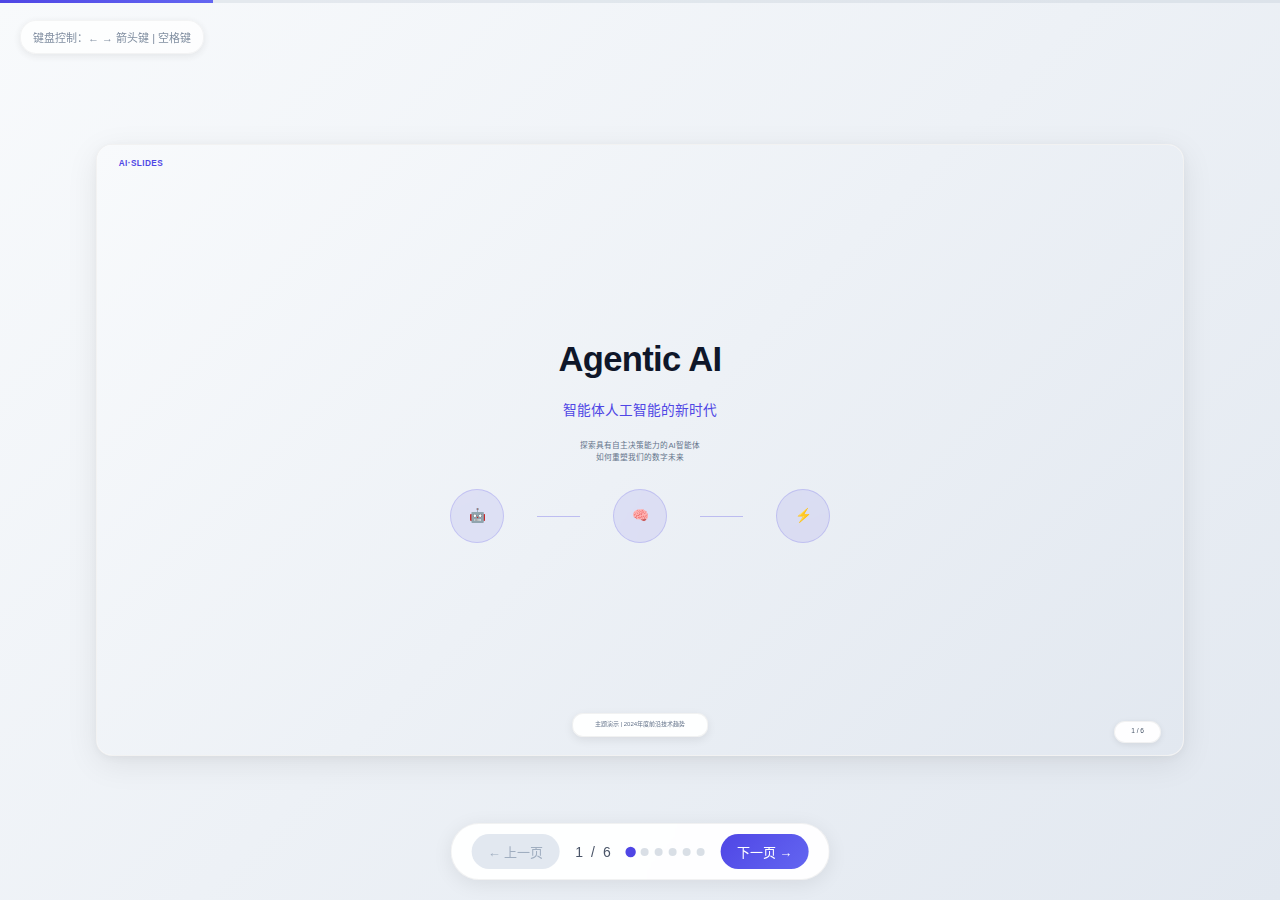
<file: demo/index.html>
<!DOCTYPE html>
<html lang="zh-CN">

<head>
    <meta charset="UTF-8">
    <meta name="viewport" content="width=device-width, initial-scale=1.0">
    <title>Agentic AI - 智能体人工智能演示</title>
    <style>
        * {
            margin: 0;
            padding: 0;
            box-sizing: border-box;
        }

        body {
            font-family: 'Inter', 'Segoe UI', -apple-system, BlinkMacSystemFont, sans-serif;
            background: linear-gradient(135deg, #f8fafc 0%, #e2e8f0 100%);
            color: #2d3748;
            overflow: hidden;
        }

        .viewer-container {
            width: 100vw;
            height: 100vh;
            position: relative;
            display: flex;
            align-items: center;
            justify-content: center;
            padding: 30px;
            transition: all 0.5s cubic-bezier(0.4, 0, 0.2, 1);
        }

        .slide-frame {
            width: min(85vw, calc(78vh * 16/9));
            height: min(78vh, calc(85vw * 9/16));
            border: none;
            border-radius: 16px;
            box-shadow: 0 8px 32px rgba(0, 0, 0, 0.08), 0 2px 8px rgba(0, 0, 0, 0.04);
            transition: all 0.5s cubic-bezier(0.4, 0, 0.2, 1);
            background: white;
            border: 1px solid rgba(0, 0, 0, 0.05);
        }

        .slide-frame:hover {
            box-shadow: 0 12px 40px rgba(0, 0, 0, 0.12), 0 4px 12px rgba(0, 0, 0, 0.06);
        }

        .navigation {
            position: fixed;
            bottom: 20px;
            left: 50%;
            transform: translateX(-50%);
            display: flex;
            align-items: center;
            gap: 16px;
            background: rgba(255, 255, 255, 0.95);
            padding: 10px 20px;
            border-radius: 40px;
            backdrop-filter: blur(20px);
            box-shadow: 0 4px 20px rgba(0, 0, 0, 0.08);
            border: 1px solid rgba(0, 0, 0, 0.05);
            z-index: 1000;
            transition: all 0.3s ease;
        }

        .nav-button {
            background: linear-gradient(135deg, #4f46e5 0%, #6366f1 100%);
            border: none;
            color: white;
            padding: 8px 16px;
            border-radius: 20px;
            cursor: pointer;
            font-size: 13px;
            font-weight: 500;
            transition: all 0.3s ease;
            display: flex;
            align-items: center;
            gap: 6px;
        }

        .nav-button:hover {
            transform: translateY(-1px);
            box-shadow: 0 4px 12px rgba(79, 70, 229, 0.3);
        }

        .nav-button:disabled {
            background: #e2e8f0;
            color: #a0aec0;
            cursor: not-allowed;
            transform: none;
            box-shadow: none;
        }

        .page-indicator {
            display: flex;
            align-items: center;
            gap: 8px;
            color: #4a5568;
            font-weight: 500;
            font-size: 14px;
        }

        .page-dots {
            display: flex;
            gap: 6px;
        }

        .page-dot {
            width: 8px;
            height: 8px;
            border-radius: 50%;
            background: rgba(160, 174, 192, 0.4);
            transition: all 0.3s ease;
            cursor: pointer;
        }

        .page-dot.active {
            background: #4f46e5;
            transform: scale(1.3);
        }



        .progress-bar {
            position: fixed;
            top: 0;
            left: 0;
            width: 100%;
            height: 3px;
            background: rgba(160, 174, 192, 0.2);
            z-index: 1000;
        }

        .progress-fill {
            height: 100%;
            background: linear-gradient(90deg, #4f46e5 0%, #6366f1 100%);
            width: 20%;
            transition: width 0.3s ease;
        }

        .loading {
            position: absolute;
            top: 50%;
            left: 50%;
            transform: translate(-50%, -50%);
            color: #4f46e5;
            font-size: 1rem;
        }

        .keyboard-hint {
            position: fixed;
            top: 20px;
            left: 20px;
            background: rgba(255, 255, 255, 0.9);
            color: #64748b;
            padding: 8px 12px;
            border-radius: 16px;
            font-size: 11px;
            opacity: 0.8;
            z-index: 1000;
            box-shadow: 0 2px 8px rgba(0, 0, 0, 0.1);
            border: 1px solid rgba(0, 0, 0, 0.05);
        }
    </style>
</head>

<body>
    <div class="progress-bar">
        <div class="progress-fill" id="progressFill"></div>
    </div>

    <div class="keyboard-hint">
        键盘控制：← → 箭头键 | 空格键
    </div>



    <div class="viewer-container">
        <iframe id="slideFrame" class="slide-frame" src="pages/01/index.html" title="幻灯片内容">
        </iframe>
        <div class="loading" id="loading" style="display: none;">加载中...</div>
    </div>

    <div class="navigation">
        <button class="nav-button" id="prevBtn" title="上一页">
            ← 上一页
        </button>

        <div class="page-indicator">
            <span id="currentPage">1</span>
            <span>/</span>
            <span id="totalPages">6</span>
        </div>

        <div class="page-dots" id="pageDots"></div>

        <button class="nav-button" id="nextBtn" title="下一页">
            下一页 →
        </button>
    </div>

    <script>
        class SlideViewer {
            constructor() {
                this.currentSlide = 1;
                this.totalSlides = 6;
                this.slideFrame = document.getElementById('slideFrame');
                this.prevBtn = document.getElementById('prevBtn');
                this.nextBtn = document.getElementById('nextBtn');
                this.currentPageSpan = document.getElementById('currentPage');
                this.progressFill = document.getElementById('progressFill');
                this.pageDots = document.getElementById('pageDots');

                this.loading = document.getElementById('loading');

                this.init();
            }

            init() {
                this.createPageDots();
                this.bindEvents();
                this.updateUI();
            }

            createPageDots() {
                for (let i = 1; i <= this.totalSlides; i++) {
                    const dot = document.createElement('div');
                    dot.className = 'page-dot';
                    if (i === this.currentSlide) dot.classList.add('active');
                    dot.addEventListener('click', () => this.goToSlide(i));
                    this.pageDots.appendChild(dot);
                }
            }

            bindEvents() {
                this.prevBtn.addEventListener('click', () => this.previousSlide());
                this.nextBtn.addEventListener('click', () => this.nextSlide());


                // 键盘事件
                document.addEventListener('keydown', (e) => {
                    switch (e.key) {
                        case 'ArrowLeft':
                            e.preventDefault();
                            this.previousSlide();
                            break;
                        case 'ArrowRight':
                        case ' ':
                            e.preventDefault();
                            this.nextSlide();
                            break;

                        case 'Home':
                            e.preventDefault();
                            this.goToSlide(1);
                            break;
                        case 'End':
                            e.preventDefault();
                            this.goToSlide(this.totalSlides);
                            break;
                    }
                });

                // 监听iframe加载
                this.slideFrame.addEventListener('load', () => {
                    this.loading.style.display = 'none';
                });


            }

            previousSlide() {
                if (this.currentSlide > 1) {
                    this.currentSlide--;
                    this.loadSlide();
                }
            }

            nextSlide() {
                if (this.currentSlide < this.totalSlides) {
                    this.currentSlide++;
                    this.loadSlide();
                }
            }

            goToSlide(slideNumber) {
                if (slideNumber >= 1 && slideNumber <= this.totalSlides && slideNumber !== this.currentSlide) {
                    this.currentSlide = slideNumber;
                    this.loadSlide();
                }
            }

            loadSlide() {
                this.loading.style.display = 'block';
                const slideUrl = `pages/${String(this.currentSlide).padStart(2, '0')}/index.html`;
                this.slideFrame.src = slideUrl;
                this.updateUI();
            }

            updateUI() {
                // 更新页码显示
                this.currentPageSpan.textContent = this.currentSlide;

                // 更新进度条
                const progress = (this.currentSlide / this.totalSlides) * 100;
                this.progressFill.style.width = `${progress}%`;

                // 更新导航按钮状态
                this.prevBtn.disabled = this.currentSlide === 1;
                this.nextBtn.disabled = this.currentSlide === this.totalSlides;

                // 更新页面指示点
                const dots = this.pageDots.querySelectorAll('.page-dot');
                dots.forEach((dot, index) => {
                    dot.classList.toggle('active', index + 1 === this.currentSlide);
                });
            }


        }

        // 初始化幻灯片查看器
        document.addEventListener('DOMContentLoaded', () => {
            new SlideViewer();
        });
    </script>
</body>

</html>
</file>
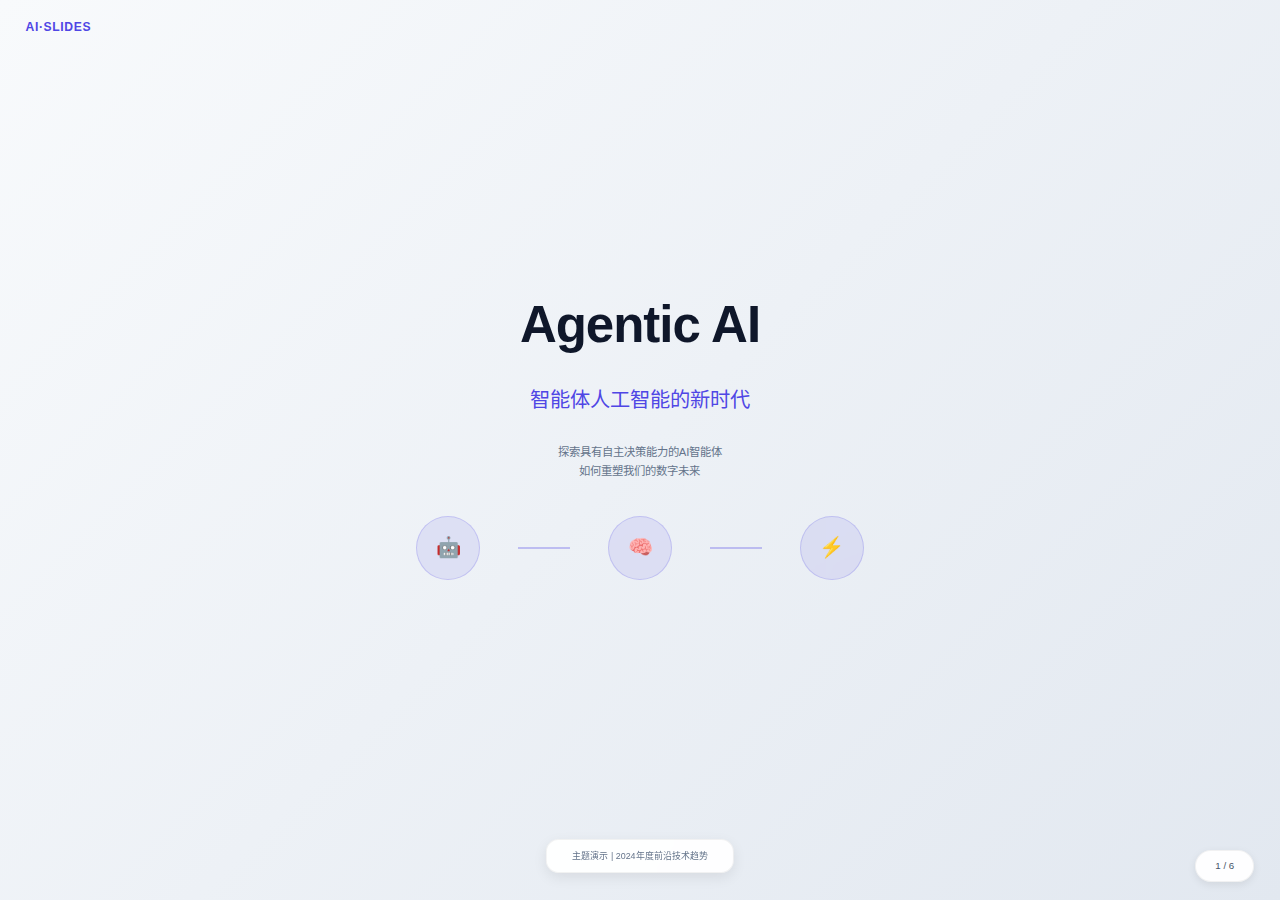
<file: demo/pages/01/index.html>
<!DOCTYPE html>
<html lang="zh-CN">

<head>
    <meta charset="UTF-8">
    <meta name="viewport" content="width=device-width, initial-scale=1.0">
    <title>Agentic AI - 智能体人工智能</title>
    <link rel="stylesheet" href="../common.css">
    <style>
        .title-slide {
            background: linear-gradient(135deg, #f8fafc 0%, #e2e8f0 100%);
            min-height: 100vh;
        }

        .title-container {
            display: flex;
            flex-direction: column;
            align-items: center;
            justify-content: center;
            height: 100%;
            width: 100%;
            text-align: center;
        }

        .main-title {
            font-size: calc(var(--font-title) * 1.8);
            color: #0f172a;
            margin-bottom: 2vh;
            font-weight: 700;
            letter-spacing: -0.02em;
        }

        .subtitle {
            font-size: var(--font-heading);
            color: #4f46e5;
            margin-bottom: 3vh;
            font-weight: 500;
        }

        .tagline {
            font-size: var(--font-body);
            color: #64748b;
            font-weight: 400;
            max-width: 60vw;
            margin: 0 auto 4vh;
            line-height: 1.6;
        }

        .ai-visual {
            display: flex;
            justify-content: center;
            align-items: center;
            gap: 3vw;
            margin-bottom: 4vh;
        }

        .ai-node {
            width: 5vw;
            height: 5vw;
            background: rgba(79, 70, 229, 0.1);
            border-radius: 50%;
            display: flex;
            align-items: center;
            justify-content: center;
            font-size: calc(var(--font-scale) * 2.5);
            color: #4f46e5;
            animation: pulse 2s infinite;
            backdrop-filter: blur(10px);
            border: 0.15vw solid rgba(79, 70, 229, 0.2);
        }

        .ai-node:nth-child(2) {
            animation-delay: 0.5s;
            transform: scale(1.2);
            background: rgba(79, 70, 229, 0.2);
        }

        .ai-node:nth-child(3) {
            animation-delay: 1s;
        }

        .connection-line {
            width: 4vw;
            height: 0.2vh;
            background: rgba(79, 70, 229, 0.3);
            position: relative;
            overflow: hidden;
        }

        .connection-line::after {
            content: '';
            position: absolute;
            top: 0;
            left: -100%;
            width: 100%;
            height: 100%;
            background: linear-gradient(90deg, transparent, #4f46e5, transparent);
            animation: flow 2s infinite;
        }

        .presenter-info {
            position: absolute;
            bottom: 3vh;
            left: 50%;
            transform: translateX(-50%);
            background: rgba(255, 255, 255, 0.95);
            padding: 1vh 2vw;
            border-radius: 1vw;
            backdrop-filter: blur(10px);
            border: 0.1vw solid rgba(0, 0, 0, 0.05);
            box-shadow: 0 0.5vh 1.5vh rgba(0, 0, 0, 0.08);
        }

        .presenter-info p {
            color: #64748b;
            margin: 0;
            font-size: calc(var(--font-scale) * 1.1);
        }

        @keyframes flow {
            0% {
                left: -100%;
            }

            100% {
                left: 100%;
            }
        }

        @media (max-width: 768px) {
            .main-title {
                font-size: 2.2rem;
            }

            .subtitle {
                font-size: 1.2rem;
            }

            .tagline {
                font-size: 0.95rem;
                margin-bottom: 25px;
                max-width: 90%;
            }

            .ai-visual {
                gap: 12px;
                margin-bottom: 20px;
            }

            .ai-node {
                width: 45px;
                height: 45px;
                font-size: 1.2rem;
            }

            .connection-line {
                width: 30px;
            }

            .presenter-info {
                bottom: 20px;
                padding: 6px 12px;
            }

            .presenter-info p {
                font-size: 0.65rem;
            }
        }
    </style>
</head>

<body class="title-slide">
    <div class="slide-container">
        <div class="logo">AI·SLIDES</div>

        <div class="title-container">
            <h1 class="main-title">Agentic AI</h1>
            <p class="subtitle">智能体人工智能的新时代</p>
            <p class="tagline">探索具有自主决策能力的AI智能体<br />如何重塑我们的数字未来</p>

            <div class="ai-visual">
                <div class="ai-node">🤖</div>
                <div class="connection-line"></div>
                <div class="ai-node">🧠</div>
                <div class="connection-line"></div>
                <div class="ai-node">⚡</div>
            </div>
        </div>

        <div class="presenter-info">
            <p>主题演示 | 2024年度前沿技术趋势</p>
        </div>

        <div class="slide-number">1 / 6</div>
    </div>
</body>

</html>
</file>
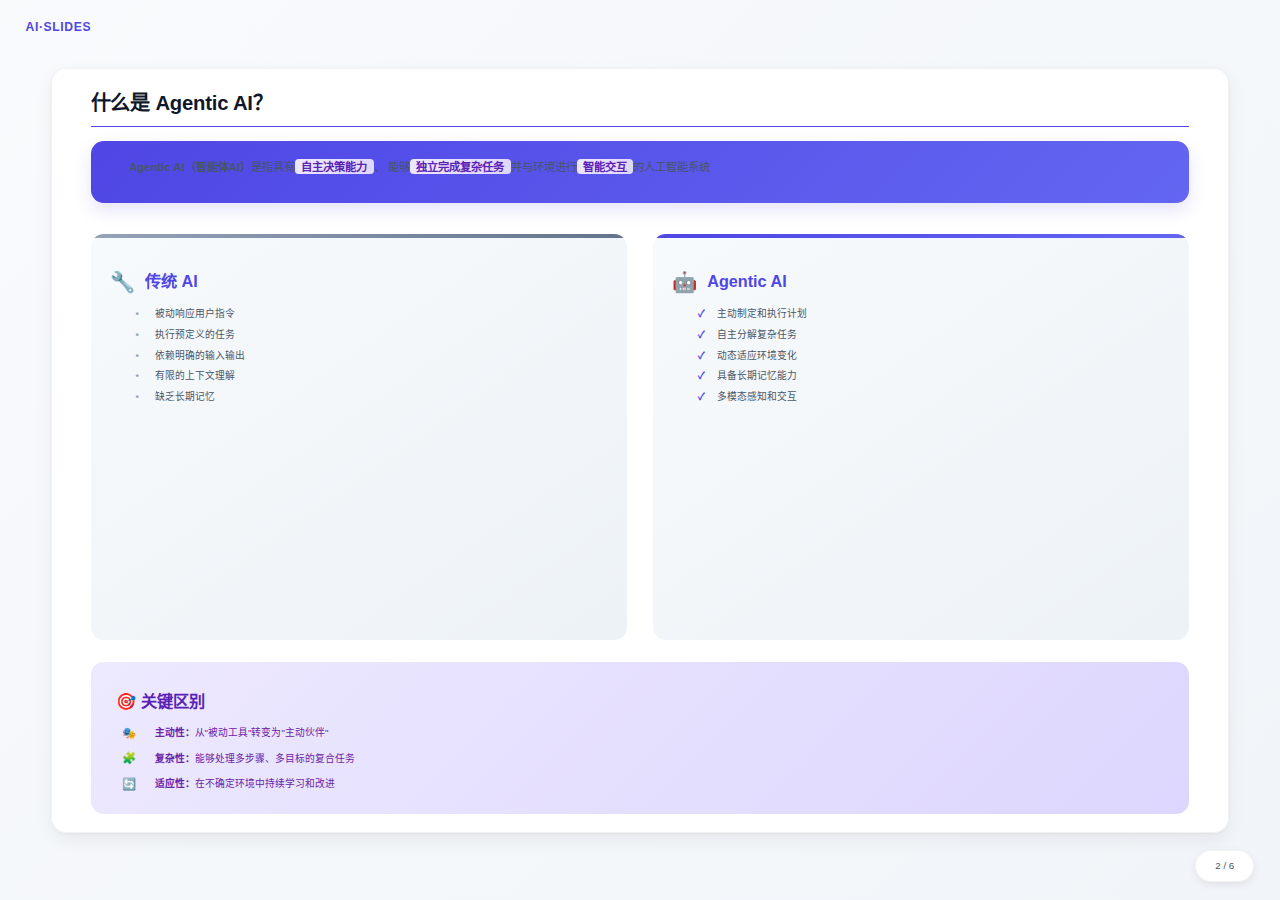
<file: demo/pages/02/index.html>
<!DOCTYPE html>
<html lang="zh-CN">

<head>
    <meta charset="UTF-8">
    <meta name="viewport" content="width=device-width, initial-scale=1.0">
    <title>什么是 Agentic AI</title>
    <link rel="stylesheet" href="../common.css">
    <style>
        .definition-section {
            margin-bottom: 2vh;
            flex-shrink: 0;
        }

        .definition-box {
            background: linear-gradient(135deg, #4f46e5 0%, #6366f1 100%);
            color: white;
            padding: 2vh 3vw;
            border-radius: 1vw;
            margin-bottom: 1.5vh;
            text-align: center;
            box-shadow: 0 0.8vh 2vh rgba(79, 70, 229, 0.15);
        }

        .definition-text {
            font-size: var(--font-body);
            line-height: 1.6;
            font-weight: 400;
            margin: 0;
        }

        .comparison-section {
            flex: 1;
            display: flex;
            flex-direction: column;
        }

        .comparison-grid {
            display: grid;
            grid-template-columns: 1fr 1fr;
            gap: 2vw;
            flex: 1;
            margin-bottom: 1vh;
        }

        .comparison-card {
            background: linear-gradient(145deg, #f7fafc, #edf2f7);
            border-radius: 1vw;
            padding: 2vh 1.5vw;
            position: relative;
            overflow: hidden;
            display: flex;
            flex-direction: column;
            height: 100%;
        }

        .comparison-card::before {
            content: '';
            position: absolute;
            top: 0;
            left: 0;
            right: 0;
            height: 0.4vh;
            background: linear-gradient(90deg, #4f46e5, #6366f1);
        }

        .traditional-ai::before {
            background: linear-gradient(90deg, #94a3b8, #64748b);
        }

        .card-title {
            font-size: var(--font-subtitle);
            margin-bottom: 1.5vh;
            color: #2d3748;
            display: flex;
            align-items: center;
            gap: 0.8vw;
            flex-shrink: 0;
        }

        .card-icon {
            font-size: var(--font-heading);
        }

        .feature-list {
            list-style: none;
            padding: 0;
            flex: 1;
            margin: 0;
        }

        .feature-list li {
            margin-bottom: 0.8vh;
            padding-left: 1.5vw;
            position: relative;
            color: #4a5568;
            font-size: var(--font-small);
            line-height: 1.4;
        }

        .feature-list li::before {
            content: '✓';
            position: absolute;
            left: 0;
            color: #4f46e5;
            font-weight: bold;
        }

        .traditional-ai .feature-list li::before {
            content: '•';
            color: #94a3b8;
        }

        .key-differences {
            background: linear-gradient(135deg, #ede9fe, #ddd6fe);
            border-radius: 1vw;
            padding: 1.5vh 2vw;
            margin-top: 1.5vh;
            flex-shrink: 0;
        }

        .key-differences h3 {
            color: #5b21b6;
            margin-bottom: 1vh;
            font-size: var(--font-subtitle);
        }

        .difference-point {
            display: flex;
            align-items: center;
            gap: 1vw;
            margin-bottom: 0.8vh;
            color: #6b21a8;
            font-size: var(--font-small);
        }

        .difference-icon {
            font-size: var(--font-body);
            width: 2vw;
            text-align: center;
            flex-shrink: 0;
        }

        @media (max-width: 768px) {
            .comparison-grid {
                grid-template-columns: 1fr;
                gap: 20px;
            }

            .definition-text {
                font-size: 1.3rem;
            }

            .card-title {
                font-size: 1.4rem;
            }
        }
    </style>
</head>

<body>
    <div class="slide-container">
        <div class="logo">AI·SLIDES</div>

        <div class="slide-content">
            <h2>什么是 Agentic AI？</h2>

            <div class="definition-section">
                <div class="definition-box">
                    <p class="definition-text">
                        <strong>Agentic AI（智能体AI）</strong>是指具有<span class="highlight">自主决策能力</span>、
                        能够<span class="highlight">独立完成复杂任务</span>并与环境进行<span class="highlight">智能交互</span>的人工智能系统
                    </p>
                </div>
            </div>

            <div class="comparison-section">
                <div class="comparison-grid">
                    <div class="comparison-card traditional-ai">
                        <h3 class="card-title">
                            <span class="card-icon">🔧</span>
                            传统 AI
                        </h3>
                        <ul class="feature-list">
                            <li>被动响应用户指令</li>
                            <li>执行预定义的任务</li>
                            <li>依赖明确的输入输出</li>
                            <li>有限的上下文理解</li>
                            <li>缺乏长期记忆</li>
                        </ul>
                    </div>

                    <div class="comparison-card">
                        <h3 class="card-title">
                            <span class="card-icon">🤖</span>
                            Agentic AI
                        </h3>
                        <ul class="feature-list">
                            <li>主动制定和执行计划</li>
                            <li>自主分解复杂任务</li>
                            <li>动态适应环境变化</li>
                            <li>具备长期记忆能力</li>
                            <li>多模态感知和交互</li>
                        </ul>
                    </div>
                </div>

                <div class="key-differences">
                    <h3>🎯 关键区别</h3>
                    <div class="difference-point">
                        <span class="difference-icon">🎭</span>
                        <span><strong>主动性：</strong>从"被动工具"转变为"主动伙伴"</span>
                    </div>
                    <div class="difference-point">
                        <span class="difference-icon">🧩</span>
                        <span><strong>复杂性：</strong>能够处理多步骤、多目标的复合任务</span>
                    </div>
                    <div class="difference-point">
                        <span class="difference-icon">🔄</span>
                        <span><strong>适应性：</strong>在不确定环境中持续学习和改进</span>
                    </div>
                </div>
            </div>
        </div>

        <div class="slide-number">2 / 6</div>
    </div>
</body>

</html>
</file>
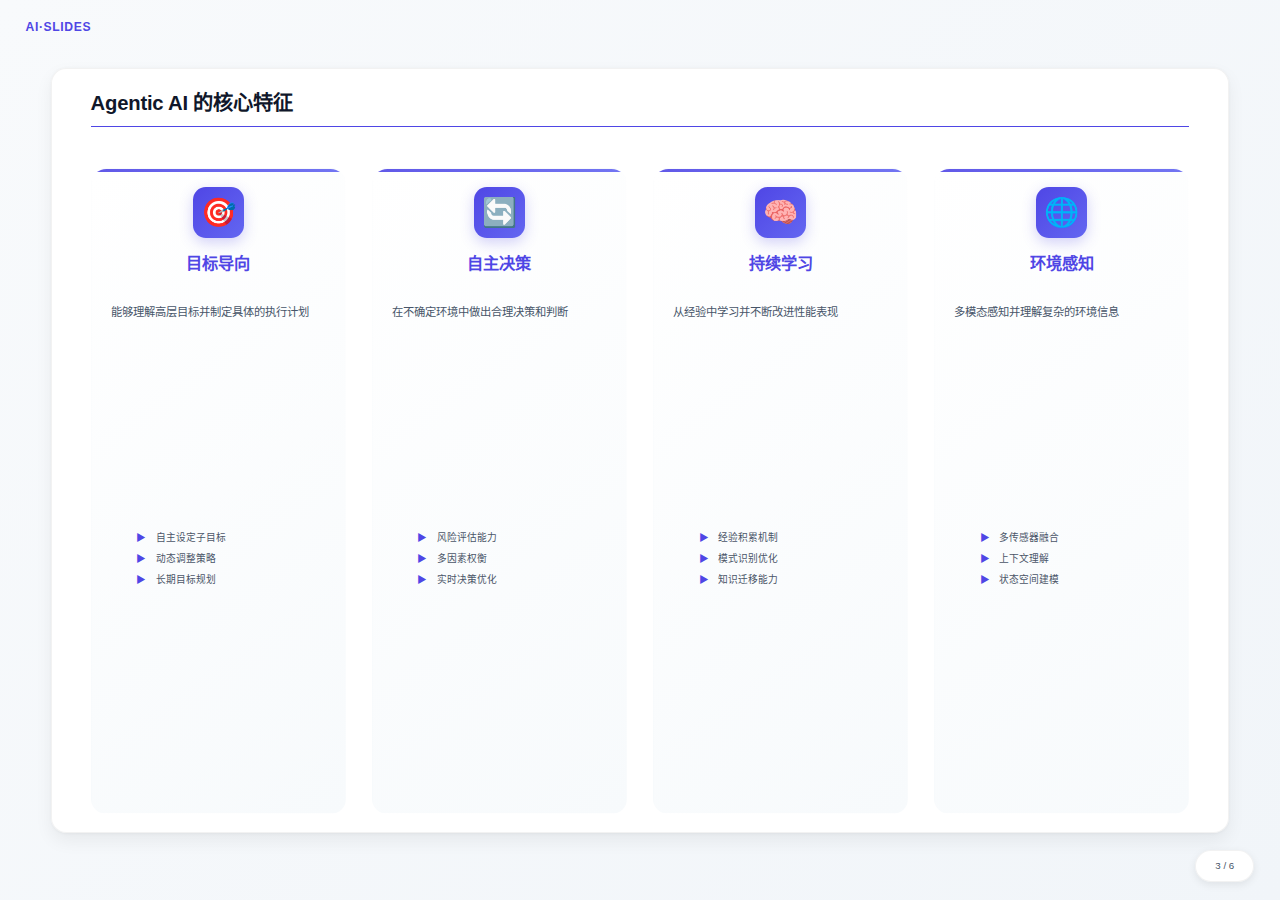
<file: demo/pages/03/index.html>
<!DOCTYPE html>
<html lang="zh-CN">

<head>
    <meta charset="UTF-8">
    <meta name="viewport" content="width=device-width, initial-scale=1.0">
    <title>Agentic AI 的核心特征</title>
    <link rel="stylesheet" href="../common.css">
    <style>
        .characteristics-grid {
            display: grid;
            grid-template-columns: repeat(4, 1fr);
            gap: 2vw;
            margin-top: 3vh;
            flex: 1;
        }

        .characteristic-card {
            background: linear-gradient(145deg, #ffffff, #f7fafc);
            border-radius: 1.2vw;
            padding: 2vh 1.5vw;
            position: relative;
            overflow: hidden;
            transition: all 0.3s ease;
            border: 0.15vw solid transparent;
            height: 100%;
            display: flex;
            flex-direction: column;
        }

        .characteristic-card:hover {
            transform: translateY(-0.5vh);
            box-shadow: 0 1.5vh 3vh rgba(79, 70, 229, 0.12);
            border-color: #4f46e5;
        }

        .characteristic-card::before {
            content: '';
            position: absolute;
            top: 0;
            left: 0;
            right: 0;
            height: 0.4vh;
            background: linear-gradient(135deg, #4f46e5, #6366f1);
            opacity: 0.9;
        }

        .card-header {
            text-align: center;
            margin-bottom: 2vh;
            flex-shrink: 0;
        }

        .card-icon {
            font-size: var(--font-title);
            width: 4vw;
            height: 4vw;
            display: flex;
            align-items: center;
            justify-content: center;
            background: linear-gradient(135deg, #4f46e5, #6366f1);
            border-radius: 1vw;
            color: white;
            box-shadow: 0 0.5vh 1.5vh rgba(79, 70, 229, 0.25);
            margin: 0 auto 1vh;
        }

        .card-title {
            font-size: var(--font-subtitle);
            color: #2d3748;
            font-weight: 700;
            margin: 0;
            text-align: center;
        }

        .card-description {
            color: #4a5568;
            font-size: var(--font-body);
            line-height: 1.5;
            margin-bottom: 1.5vh;
            text-align: center;
            flex-shrink: 0;
        }

        .card-features {
            list-style: none;
            padding: 0;
            margin: 0;
            flex: 1;
            display: flex;
            flex-direction: column;
            justify-content: center;
        }

        .card-features li {
            margin-bottom: 0.8vh;
            padding-left: 1.5vw;
            position: relative;
            color: #4a5568;
            font-size: var(--font-small);
            text-align: left;
            line-height: 1.4;
        }

        .card-features li::before {
            content: '▶';
            position: absolute;
            left: 0;
            color: #4f46e5;
            font-size: var(--font-small);
        }



        @media (max-width: 1024px) {
            .characteristics-grid {
                grid-template-columns: repeat(2, 1fr);
                gap: 3vw;
            }
        }

        @media (max-width: 768px) {
            .characteristics-grid {
                grid-template-columns: 1fr;
                gap: 4vw;
                margin-top: 2vh;
            }

            .characteristic-card {
                padding: 3vh 4vw;
            }

            .card-icon {
                width: 8vw;
                height: 8vw;
                font-size: calc(var(--font-scale) * 6);
            }

            .card-title {
                font-size: calc(var(--font-scale) * 2.5);
            }

            .card-description {
                font-size: calc(var(--font-scale) * 1.8);
            }

            .card-features li {
                font-size: calc(var(--font-scale) * 1.6);
                margin-bottom: 1.5vh;
                padding-left: 3vw;
            }
        }
    </style>
</head>

<body>
    <div class="slide-container">
        <div class="logo">AI·SLIDES</div>

        <div class="slide-content">
            <h2>Agentic AI 的核心特征</h2>

            <div class="characteristics-grid">
                <div class="characteristic-card">
                    <div class="card-header">
                        <div class="card-icon">🎯</div>
                        <h3 class="card-title">目标导向</h3>
                    </div>
                    <p class="card-description">能够理解高层目标并制定具体的执行计划</p>
                    <ul class="card-features">
                        <li>自主设定子目标</li>
                        <li>动态调整策略</li>
                        <li>长期目标规划</li>
                    </ul>
                </div>

                <div class="characteristic-card">
                    <div class="card-header">
                        <div class="card-icon">🔄</div>
                        <h3 class="card-title">自主决策</h3>
                    </div>
                    <p class="card-description">在不确定环境中做出合理决策和判断</p>
                    <ul class="card-features">
                        <li>风险评估能力</li>
                        <li>多因素权衡</li>
                        <li>实时决策优化</li>
                    </ul>
                </div>

                <div class="characteristic-card">
                    <div class="card-header">
                        <div class="card-icon">🧠</div>
                        <h3 class="card-title">持续学习</h3>
                    </div>
                    <p class="card-description">从经验中学习并不断改进性能表现</p>
                    <ul class="card-features">
                        <li>经验积累机制</li>
                        <li>模式识别优化</li>
                        <li>知识迁移能力</li>
                    </ul>
                </div>

                <div class="characteristic-card">
                    <div class="card-header">
                        <div class="card-icon">🌐</div>
                        <h3 class="card-title">环境感知</h3>
                    </div>
                    <p class="card-description">多模态感知并理解复杂的环境信息</p>
                    <ul class="card-features">
                        <li>多传感器融合</li>
                        <li>上下文理解</li>
                        <li>状态空间建模</li>
                    </ul>
                </div>
            </div>


        </div>

        <div class="slide-number">3 / 6</div>
    </div>
</body>

</html>
</file>
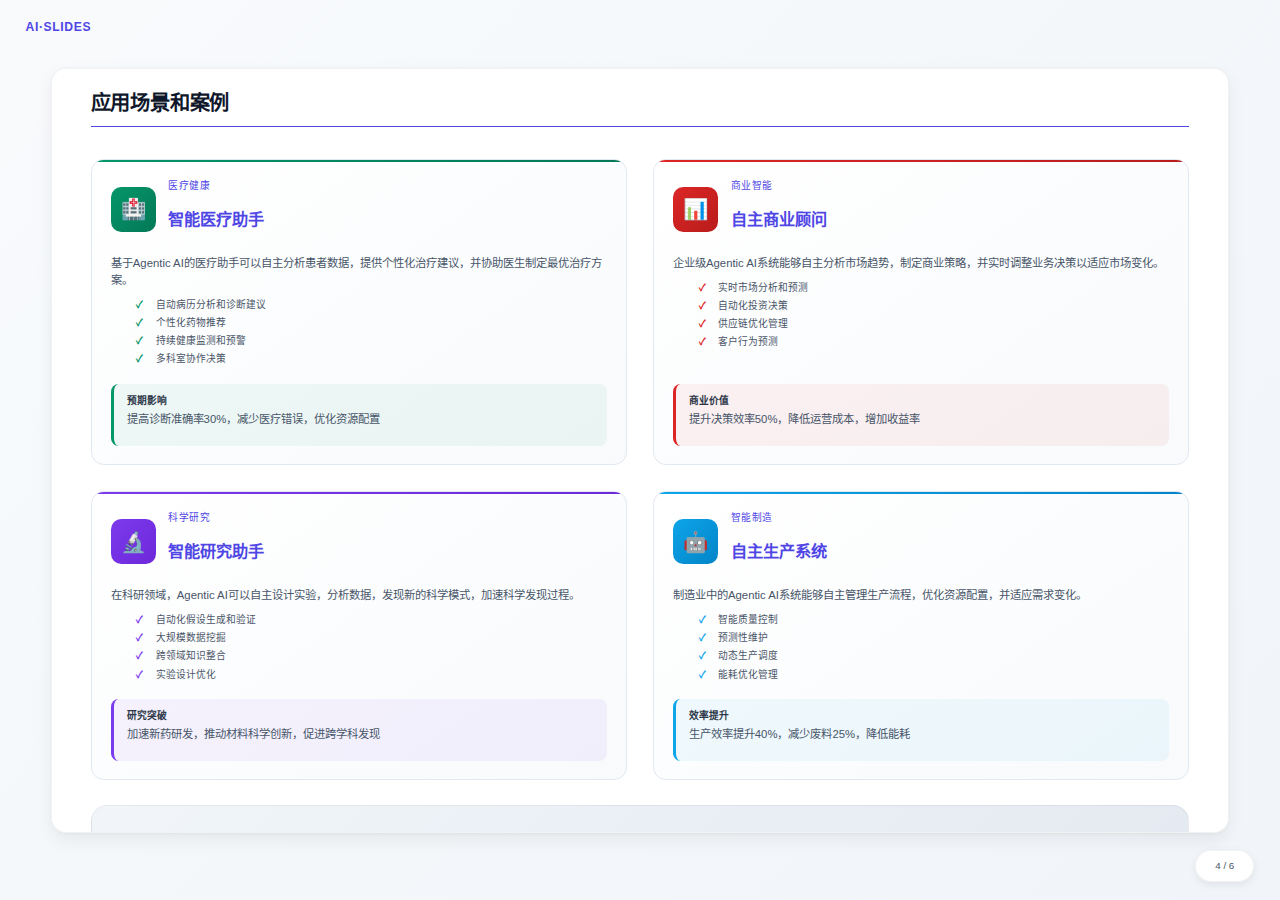
<file: demo/pages/04/index.html>
<!DOCTYPE html>
<html lang="zh-CN">

<head>
    <meta charset="UTF-8">
    <meta name="viewport" content="width=device-width, initial-scale=1.0">
    <title>Agentic AI 应用场景和案例</title>
    <link rel="stylesheet" href="../common.css">
    <style>
        .applications-container {
            display: grid;
            grid-template-columns: 1fr 1fr;
            gap: 2vw;
            margin-top: 2vh;
            flex: 1;
        }

        .application-card {
            background: linear-gradient(145deg, #ffffff, #f8fafc);
            border-radius: 1vw;
            padding: 2vh 1.5vw;
            position: relative;
            overflow: hidden;
            transition: all 0.3s ease;
            border: 0.1vw solid #e2e8f0;
            display: flex;
            flex-direction: column;
            height: 100%;
        }

        .application-card:hover {
            transform: translateY(-0.3vh);
            box-shadow: 0 1vh 2vh rgba(79, 70, 229, 0.1);
            border-color: #4f46e5;
        }

        .application-card::before {
            content: '';
            position: absolute;
            top: 0;
            left: 0;
            right: 0;
            height: 0.3vh;
            background: var(--accent-color, linear-gradient(135deg, #4f46e5, #6366f1));
        }

        .app-header {
            display: flex;
            align-items: center;
            gap: 1vw;
            margin-bottom: 1.5vh;
            flex-shrink: 0;
        }

        .app-icon {
            font-size: var(--font-heading);
            width: 3.5vw;
            height: 3.5vw;
            display: flex;
            align-items: center;
            justify-content: center;
            background: var(--icon-bg, linear-gradient(135deg, #4f46e5, #6366f1));
            border-radius: 0.8vw;
            color: white;
        }

        .app-title {
            font-size: var(--font-subtitle);
            color: #2d3748;
            font-weight: 700;
            margin: 0;
        }

        .app-category {
            font-size: var(--font-small);
            color: #4f46e5;
            font-weight: 500;
            text-transform: uppercase;
            letter-spacing: 0.5px;
        }

        .app-description {
            color: #4a5568;
            font-size: var(--font-body);
            line-height: 1.5;
            margin-bottom: 1.5vh;
            flex-shrink: 0;
        }

        .app-features {
            list-style: none;
            padding: 0;
            margin-bottom: 1.5vh;
            flex: 1;
        }

        .app-features li {
            margin-bottom: 0.5vh;
            padding-left: 1.5vw;
            position: relative;
            color: #4a5568;
            font-size: var(--font-small);
            line-height: 1.4;
        }

        .app-features li::before {
            content: '✓';
            position: absolute;
            left: 0;
            color: var(--check-color, #4f46e5);
            font-weight: bold;
        }

        .app-impact {
            background: var(--impact-bg, rgba(79, 70, 229, 0.06));
            border-radius: 0.6vw;
            padding: 1vh 1vw;
            border-left: 0.3vw solid var(--impact-border, #4f46e5);
            flex-shrink: 0;
        }

        .app-impact-title {
            font-weight: 600;
            color: #2d3748;
            margin-bottom: 0.3vh;
            font-size: var(--font-small);
        }

        .app-impact-text {
            color: #4a5568;
            font-size: var(--font-small);
            margin: 0;
            line-height: 1.3;
        }

        /* 不同应用场景的配色 */
        .healthcare {
            --accent-color: linear-gradient(135deg, #059669, #047857);
            --icon-bg: linear-gradient(135deg, #059669, #047857);
            --check-color: #059669;
            --impact-bg: rgba(5, 150, 105, 0.06);
            --impact-border: #059669;
        }

        .business {
            --accent-color: linear-gradient(135deg, #dc2626, #b91c1c);
            --icon-bg: linear-gradient(135deg, #dc2626, #b91c1c);
            --check-color: #dc2626;
            --impact-bg: rgba(220, 38, 38, 0.06);
            --impact-border: #dc2626;
        }

        .research {
            --accent-color: linear-gradient(135deg, #7c3aed, #6d28d9);
            --icon-bg: linear-gradient(135deg, #7c3aed, #6d28d9);
            --check-color: #7c3aed;
            --impact-bg: rgba(124, 58, 237, 0.06);
            --impact-border: #7c3aed;
        }

        .automation {
            --accent-color: linear-gradient(135deg, #0ea5e9, #0284c7);
            --icon-bg: linear-gradient(135deg, #0ea5e9, #0284c7);
            --check-color: #0ea5e9;
            --impact-bg: rgba(14, 165, 233, 0.06);
            --impact-border: #0ea5e9;
        }

        .real-world-examples {
            background: linear-gradient(135deg, #f1f5f9, #e2e8f0);
            border-radius: 16px;
            padding: 25px;
            margin-top: 25px;
            border: 1px solid rgba(0, 0, 0, 0.04);
        }

        .examples-title {
            color: #1e293b;
            font-size: 1.4rem;
            margin-bottom: 18px;
            text-align: center;
        }

        .examples-grid {
            display: grid;
            grid-template-columns: repeat(auto-fit, minmax(200px, 1fr));
            gap: 20px;
        }

        .example-item {
            background: white;
            border-radius: 10px;
            padding: 18px;
            text-align: center;
            box-shadow: 0 2px 8px rgba(79, 70, 229, 0.08);
            border: 1px solid rgba(0, 0, 0, 0.04);
        }

        .example-icon {
            font-size: 2rem;
            margin-bottom: 10px;
            display: block;
        }

        .example-name {
            font-weight: 600;
            color: #4f46e5;
            margin-bottom: 5px;
        }

        .example-desc {
            font-size: 0.82rem;
            color: #64748b;
        }

        @media (max-width: 768px) {
            .applications-container {
                grid-template-columns: 1fr;
                gap: 20px;
            }

            .examples-grid {
                grid-template-columns: repeat(2, 1fr);
            }
        }
    </style>
</head>

<body>
    <div class="slide-container">
        <div class="logo">AI·SLIDES</div>

        <div class="slide-content">
            <h2>应用场景和案例</h2>

            <div class="applications-container">
                <div class="application-card healthcare">
                    <div class="app-header">
                        <div class="app-icon">🏥</div>
                        <div>
                            <div class="app-category">医疗健康</div>
                            <h3 class="app-title">智能医疗助手</h3>
                        </div>
                    </div>
                    <p class="app-description">
                        基于Agentic AI的医疗助手可以自主分析患者数据，提供个性化治疗建议，并协助医生制定最优治疗方案。
                    </p>
                    <ul class="app-features">
                        <li>自动病历分析和诊断建议</li>
                        <li>个性化药物推荐</li>
                        <li>持续健康监测和预警</li>
                        <li>多科室协作决策</li>
                    </ul>
                    <div class="app-impact">
                        <div class="app-impact-title">预期影响</div>
                        <p class="app-impact-text">提高诊断准确率30%，减少医疗错误，优化资源配置</p>
                    </div>
                </div>

                <div class="application-card business">
                    <div class="app-header">
                        <div class="app-icon">📊</div>
                        <div>
                            <div class="app-category">商业智能</div>
                            <h3 class="app-title">自主商业顾问</h3>
                        </div>
                    </div>
                    <p class="app-description">
                        企业级Agentic AI系统能够自主分析市场趋势，制定商业策略，并实时调整业务决策以适应市场变化。
                    </p>
                    <ul class="app-features">
                        <li>实时市场分析和预测</li>
                        <li>自动化投资决策</li>
                        <li>供应链优化管理</li>
                        <li>客户行为预测</li>
                    </ul>
                    <div class="app-impact">
                        <div class="app-impact-title">商业价值</div>
                        <p class="app-impact-text">提升决策效率50%，降低运营成本，增加收益率</p>
                    </div>
                </div>

                <div class="application-card research">
                    <div class="app-header">
                        <div class="app-icon">🔬</div>
                        <div>
                            <div class="app-category">科学研究</div>
                            <h3 class="app-title">智能研究助手</h3>
                        </div>
                    </div>
                    <p class="app-description">
                        在科研领域，Agentic AI可以自主设计实验，分析数据，发现新的科学模式，加速科学发现过程。
                    </p>
                    <ul class="app-features">
                        <li>自动化假设生成和验证</li>
                        <li>大规模数据挖掘</li>
                        <li>跨领域知识整合</li>
                        <li>实验设计优化</li>
                    </ul>
                    <div class="app-impact">
                        <div class="app-impact-title">研究突破</div>
                        <p class="app-impact-text">加速新药研发，推动材料科学创新，促进跨学科发现</p>
                    </div>
                </div>

                <div class="application-card automation">
                    <div class="app-header">
                        <div class="app-icon">🤖</div>
                        <div>
                            <div class="app-category">智能制造</div>
                            <h3 class="app-title">自主生产系统</h3>
                        </div>
                    </div>
                    <p class="app-description">
                        制造业中的Agentic AI系统能够自主管理生产流程，优化资源配置，并适应需求变化。
                    </p>
                    <ul class="app-features">
                        <li>智能质量控制</li>
                        <li>预测性维护</li>
                        <li>动态生产调度</li>
                        <li>能耗优化管理</li>
                    </ul>
                    <div class="app-impact">
                        <div class="app-impact-title">效率提升</div>
                        <p class="app-impact-text">生产效率提升40%，减少废料25%，降低能耗</p>
                    </div>
                </div>
            </div>

            <div class="real-world-examples">
                <h3 class="examples-title">🌟 现实案例</h3>
                <div class="examples-grid">
                    <div class="example-item">
                        <span class="example-icon">🚗</span>
                        <div class="example-name">Tesla FSD</div>
                        <div class="example-desc">自主驾驶决策系统</div>
                    </div>
                    <div class="example-item">
                        <span class="example-icon">🏠</span>
                        <div class="example-name">AutoGPT</div>
                        <div class="example-desc">自主任务执行代理</div>
                    </div>
                    <div class="example-item">
                        <span class="example-icon">💼</span>
                        <div class="example-name">GitHub Copilot</div>
                        <div class="example-desc">智能编程助手</div>
                    </div>
                    <div class="example-item">
                        <span class="example-icon">🎯</span>
                        <div class="example-name">AlphaGo</div>
                        <div class="example-desc">策略决策智能体</div>
                    </div>
                </div>
            </div>
        </div>

        <div class="slide-number">4 / 6</div>
    </div>
</body>

</html>
</file>
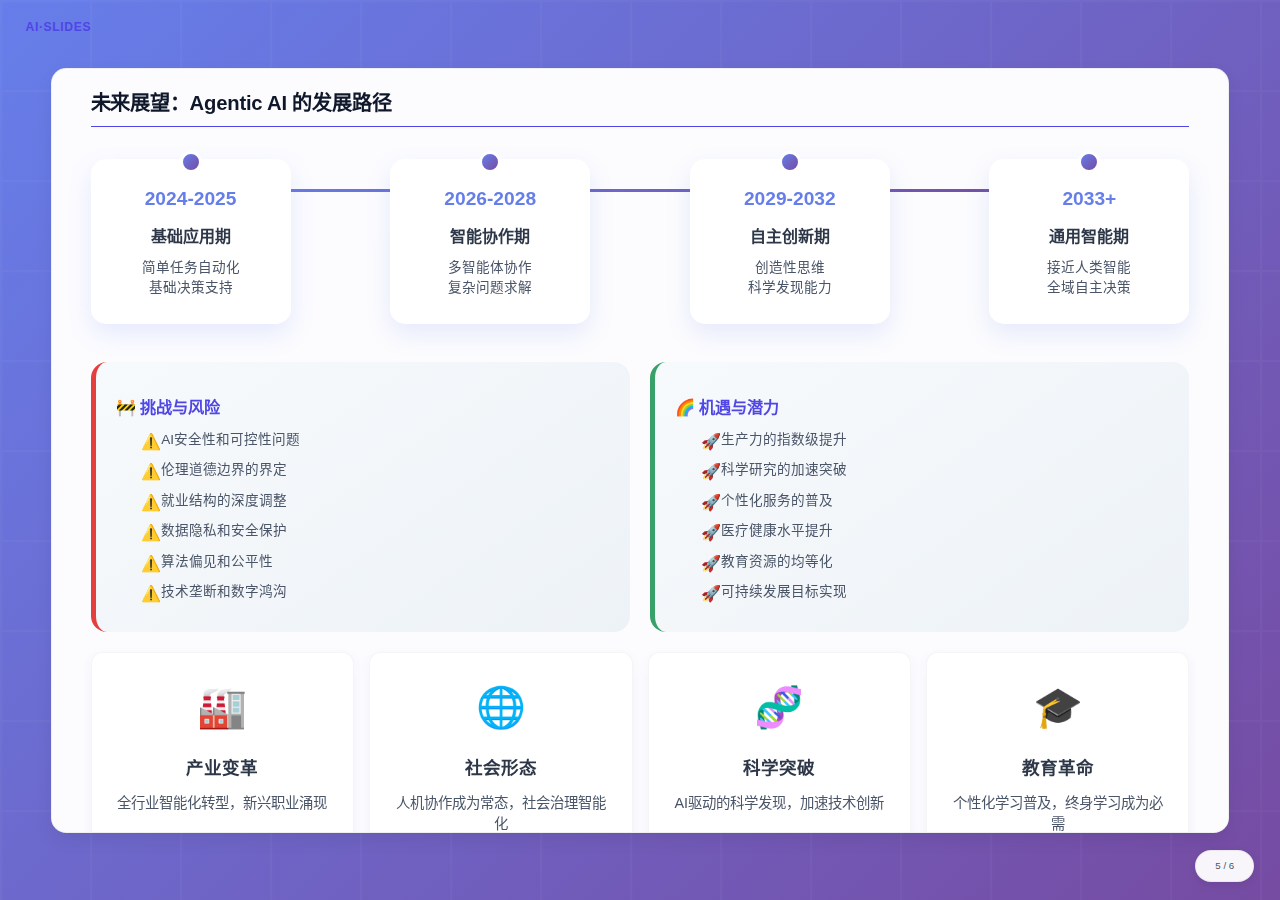
<file: demo/pages/05/index.html>
<!DOCTYPE html>
<html lang="zh-CN">

<head>
    <meta charset="UTF-8">
    <meta name="viewport" content="width=device-width, initial-scale=1.0">
    <title>Agentic AI 未来展望</title>
    <link rel="stylesheet" href="../common.css">
    <style>
        .future-landscape {
            background: linear-gradient(135deg, #667eea 0%, #764ba2 100%);
            min-height: 100vh;
            position: relative;
            overflow: hidden;
        }

        .future-landscape::before {
            content: '';
            position: absolute;
            top: 0;
            left: 0;
            right: 0;
            bottom: 0;
            background: url('data:image/svg+xml,<svg xmlns="http://www.w3.org/2000/svg" viewBox="0 0 100 100"><defs><pattern id="grid" width="10" height="10" patternUnits="userSpaceOnUse"><path d="M 10 0 L 0 0 0 10" fill="none" stroke="rgba(255,255,255,0.1)" stroke-width="0.5"/></pattern></defs><rect width="100" height="100" fill="url(%23grid)"/></svg>') repeat;
            opacity: 0.3;
        }

        .slide-content {
            position: relative;
            z-index: 2;
            background: rgba(255, 255, 255, 0.98);
            backdrop-filter: blur(10px);
        }

        .timeline-container {
            margin-top: 2vh;
            position: relative;
            flex: 1;
        }

        .timeline {
            display: flex;
            justify-content: space-between;
            align-items: flex-start;
            position: relative;
            margin-bottom: 2vh;
        }

        .timeline::before {
            content: '';
            position: absolute;
            top: 30px;
            left: 10%;
            right: 10%;
            height: 3px;
            background: linear-gradient(90deg, #667eea, #764ba2);
            border-radius: 2px;
        }

        .timeline-item {
            background: white;
            border-radius: 15px;
            padding: 25px 20px;
            min-width: 200px;
            position: relative;
            box-shadow: 0 10px 25px rgba(102, 126, 234, 0.15);
            transition: all 0.3s ease;
            z-index: 2;
        }

        .timeline-item:hover {
            transform: translateY(-8px);
            box-shadow: 0 15px 35px rgba(102, 126, 234, 0.25);
        }

        .timeline-item::before {
            content: '';
            position: absolute;
            top: -8px;
            left: 50%;
            transform: translateX(-50%);
            width: 16px;
            height: 16px;
            background: linear-gradient(135deg, #667eea, #764ba2);
            border-radius: 50%;
            border: 3px solid white;
        }

        .timeline-year {
            font-size: 1.2rem;
            font-weight: 700;
            color: #667eea;
            margin-bottom: 10px;
            text-align: center;
        }

        .timeline-title {
            font-size: 1rem;
            font-weight: 600;
            color: #2d3748;
            margin-bottom: 8px;
            text-align: center;
        }

        .timeline-desc {
            font-size: 0.85rem;
            color: #4a5568;
            text-align: center;
            line-height: 1.5;
        }

        .challenges-opportunities {
            display: grid;
            grid-template-columns: 1fr 1fr;
            gap: 20px;
            margin-top: 20px;
        }

        .section-card {
            background: linear-gradient(145deg, #f7fafc, #edf2f7);
            border-radius: 16px;
            padding: 20px;
            position: relative;
            overflow: hidden;
        }

        .challenges-card {
            border-left: 5px solid #e53e3e;
        }

        .opportunities-card {
            border-left: 5px solid #38a169;
        }

        .section-title {
            font-size: 1.2rem;
            font-weight: 700;
            margin-bottom: 15px;
            display: flex;
            align-items: center;
            gap: 8px;
        }

        .challenges-title {
            color: #e53e3e;
        }

        .opportunities-title {
            color: #38a169;
        }

        .section-list {
            list-style: none;
            padding: 0;
        }

        .section-list li {
            margin-bottom: 10px;
            padding-left: 20px;
            position: relative;
            color: #4a5568;
            font-size: 0.85rem;
            line-height: 1.5;
        }

        .challenges-card .section-list li::before {
            content: '⚠️';
            position: absolute;
            left: 0;
            font-size: 1rem;
        }

        .opportunities-card .section-list li::before {
            content: '🚀';
            position: absolute;
            left: 0;
            font-size: 1rem;
        }

        .vision-statement {
            background: linear-gradient(135deg, #fed7d7, #fbb6ce);
            border-radius: 20px;
            padding: 40px;
            margin-top: 30px;
            text-align: center;
            position: relative;
            overflow: hidden;
        }

        .vision-statement::before {
            content: '🌟';
            position: absolute;
            top: 20px;
            left: 50%;
            transform: translateX(-50%);
            font-size: 2.5rem;
            opacity: 0.8;
        }

        .vision-title {
            font-size: 1.8rem;
            color: #c53030;
            margin-bottom: 20px;
            margin-top: 20px;
            font-weight: 700;
        }

        .vision-text {
            font-size: 1.3rem;
            color: #744210;
            line-height: 1.8;
            font-weight: 500;
            max-width: 800px;
            margin: 0 auto;
        }

        .key-predictions {
            display: grid;
            grid-template-columns: repeat(auto-fit, minmax(180px, 1fr));
            gap: 15px;
            margin-top: 20px;
        }

        .prediction-card {
            background: white;
            border-radius: 12px;
            padding: 22px;
            box-shadow: 0 4px 12px rgba(79, 70, 229, 0.06);
            border: 1px solid rgba(0, 0, 0, 0.04);
            text-align: center;
            transition: all 0.3s ease;
        }

        .prediction-card:hover {
            transform: translateY(-2px);
            box-shadow: 0 6px 20px rgba(79, 70, 229, 0.1);
        }

        .prediction-icon {
            font-size: 2.5rem;
            margin-bottom: 15px;
            display: block;
        }

        .prediction-title {
            font-size: 1.1rem;
            font-weight: 600;
            color: #2d3748;
            margin-bottom: 10px;
        }

        .prediction-desc {
            font-size: 0.9rem;
            color: #4a5568;
            line-height: 1.5;
        }

        @media (max-width: 768px) {
            .timeline {
                flex-direction: column;
                gap: 30px;
            }

            .timeline::before {
                display: none;
            }

            .timeline-item {
                width: 100%;
            }

            .challenges-opportunities {
                grid-template-columns: 1fr;
                gap: 20px;
            }

            .key-predictions {
                grid-template-columns: repeat(2, 1fr);
            }
        }
    </style>
</head>

<body class="future-landscape">
    <div class="slide-container">
        <div class="logo">AI·SLIDES</div>

        <div class="slide-content">
            <h2>未来展望：Agentic AI 的发展路径</h2>

            <div class="timeline-container">
                <div class="timeline">
                    <div class="timeline-item">
                        <div class="timeline-year">2024-2025</div>
                        <div class="timeline-title">基础应用期</div>
                        <div class="timeline-desc">简单任务自动化<br />基础决策支持</div>
                    </div>

                    <div class="timeline-item">
                        <div class="timeline-year">2026-2028</div>
                        <div class="timeline-title">智能协作期</div>
                        <div class="timeline-desc">多智能体协作<br />复杂问题求解</div>
                    </div>

                    <div class="timeline-item">
                        <div class="timeline-year">2029-2032</div>
                        <div class="timeline-title">自主创新期</div>
                        <div class="timeline-desc">创造性思维<br />科学发现能力</div>
                    </div>

                    <div class="timeline-item">
                        <div class="timeline-year">2033+</div>
                        <div class="timeline-title">通用智能期</div>
                        <div class="timeline-desc">接近人类智能<br />全域自主决策</div>
                    </div>
                </div>
            </div>

            <div class="challenges-opportunities">
                <div class="section-card challenges-card">
                    <h3 class="section-title challenges-title">
                        🚧 挑战与风险
                    </h3>
                    <ul class="section-list">
                        <li>AI安全性和可控性问题</li>
                        <li>伦理道德边界的界定</li>
                        <li>就业结构的深度调整</li>
                        <li>数据隐私和安全保护</li>
                        <li>算法偏见和公平性</li>
                        <li>技术垄断和数字鸿沟</li>
                    </ul>
                </div>

                <div class="section-card opportunities-card">
                    <h3 class="section-title opportunities-title">
                        🌈 机遇与潜力
                    </h3>
                    <ul class="section-list">
                        <li>生产力的指数级提升</li>
                        <li>科学研究的加速突破</li>
                        <li>个性化服务的普及</li>
                        <li>医疗健康水平提升</li>
                        <li>教育资源的均等化</li>
                        <li>可持续发展目标实现</li>
                    </ul>
                </div>
            </div>

            <div class="key-predictions">
                <div class="prediction-card">
                    <span class="prediction-icon">🏭</span>
                    <div class="prediction-title">产业变革</div>
                    <div class="prediction-desc">全行业智能化转型，新兴职业涌现</div>
                </div>

                <div class="prediction-card">
                    <span class="prediction-icon">🌐</span>
                    <div class="prediction-title">社会形态</div>
                    <div class="prediction-desc">人机协作成为常态，社会治理智能化</div>
                </div>

                <div class="prediction-card">
                    <span class="prediction-icon">🧬</span>
                    <div class="prediction-title">科学突破</div>
                    <div class="prediction-desc">AI驱动的科学发现，加速技术创新</div>
                </div>

                <div class="prediction-card">
                    <span class="prediction-icon">🎓</span>
                    <div class="prediction-title">教育革命</div>
                    <div class="prediction-desc">个性化学习普及，终身学习成为必需</div>
                </div>
            </div>

            <div class="vision-statement">
                <h3 class="vision-title">未来愿景</h3>
                <p class="vision-text">
                    Agentic AI将成为人类智慧的延伸，不是取代人类，而是增强人类能力。
                    在这个智能化的新时代，我们将见证前所未有的创新速度和问题解决能力，
                    共同构建一个更加智慧、高效、公平的未来社会。
                </p>
            </div>
        </div>

        <div class="slide-number">5 / 6</div>
    </div>
</body>

</html>
</file>
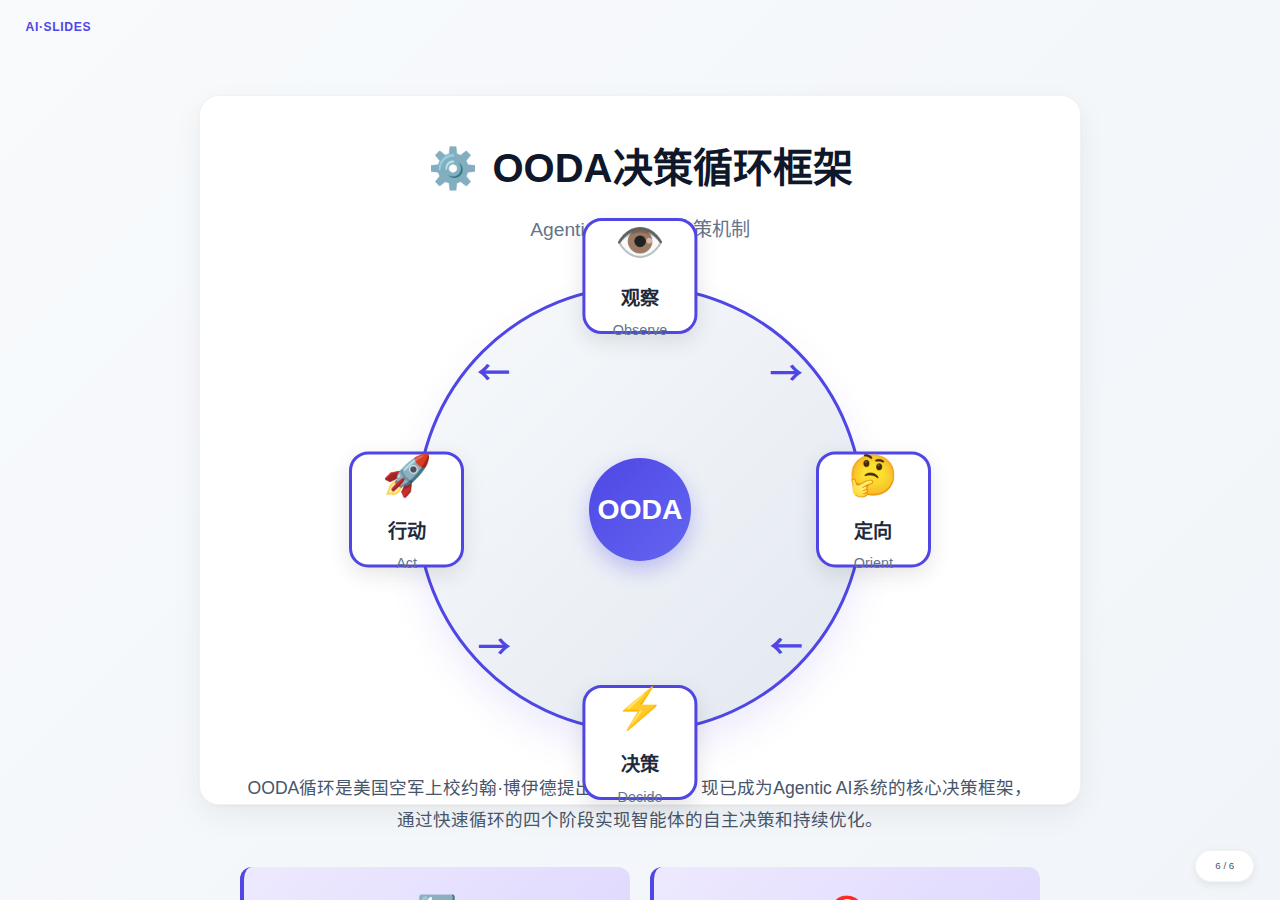
<file: demo/pages/06/index.html>
<!DOCTYPE html>
<html lang="zh-CN">

<head>
    <meta charset="UTF-8">
    <meta name="viewport" content="width=device-width, initial-scale=1.0">
    <title>OODA决策循环框架</title>
    <link rel="stylesheet" href="../common.css">
    <style>
        .framework-slide {
            background: linear-gradient(135deg, #f8fafc 0%, #f1f5f9 100%);
            min-height: 100vh;
        }

        .ooda-container {
            max-width: 90%;
            max-height: 85%;
            background: rgba(255, 255, 255, 0.98);
            border-radius: 20px;
            padding: 40px;
            box-shadow: 0 10px 30px rgba(0, 0, 0, 0.06), 0 1px 3px rgba(0, 0, 0, 0.04);
            border: 1px solid rgba(0, 0, 0, 0.05);
        }

        .framework-header {
            text-align: center;
            margin-bottom: 40px;
        }

        .framework-title {
            font-size: 2.5rem;
            color: #0f172a;
            margin-bottom: 15px;
            font-weight: 700;
            display: flex;
            align-items: center;
            justify-content: center;
            gap: 15px;
        }

        .framework-subtitle {
            font-size: 1.2rem;
            color: #64748b;
            margin-bottom: 30px;
        }

        .ooda-circle {
            position: relative;
            width: 35vw;
            height: 35vw;
            margin: 0 auto;
            background: linear-gradient(135deg, #f8fafc, #e2e8f0);
            border-radius: 50%;
            border: 0.3vw solid #4f46e5;
            display: flex;
            align-items: center;
            justify-content: center;
            box-shadow: 0 2vh 4vh rgba(79, 70, 229, 0.1);
            flex-shrink: 0;
        }

        .center-logo {
            width: 8vw;
            height: 8vw;
            background: linear-gradient(135deg, #4f46e5, #6366f1);
            border-radius: 50%;
            display: flex;
            align-items: center;
            justify-content: center;
            color: white;
            font-size: var(--font-title);
            font-weight: 700;
            box-shadow: 0 1vh 2.5vh rgba(79, 70, 229, 0.3);
            z-index: 2;
        }

        .ooda-step {
            position: absolute;
            width: 9vw;
            height: 9vw;
            background: white;
            border-radius: 1.5vw;
            display: flex;
            flex-direction: column;
            align-items: center;
            justify-content: center;
            text-align: center;
            padding: 1vw;
            box-shadow: 0 0.8vh 2.5vh rgba(0, 0, 0, 0.1);
            border: 0.3vw solid #4f46e5;
            transition: all 0.3s ease;
        }

        .ooda-step:hover {
            transform: scale(1.05);
            box-shadow: 0 12px 35px rgba(79, 70, 229, 0.2);
        }

        .step-observe {
            top: -70px;
            left: 50%;
            transform: translateX(-50%);
        }

        .step-orient {
            right: -70px;
            top: 50%;
            transform: translateY(-50%);
        }

        .step-decide {
            bottom: -70px;
            left: 50%;
            transform: translateX(-50%);
        }

        .step-act {
            left: -70px;
            top: 50%;
            transform: translateY(-50%);
        }

        .step-icon {
            font-size: 2.5rem;
            margin-bottom: 10px;
            color: #4f46e5;
        }

        .step-title {
            font-size: 1.2rem;
            font-weight: 700;
            color: #1e293b;
            margin-bottom: 5px;
        }

        .step-subtitle {
            font-size: 0.9rem;
            color: #64748b;
            font-weight: 500;
        }

        .arrow {
            position: absolute;
            font-size: 2rem;
            color: #4f46e5;
            font-weight: bold;
            animation: pulse 2s infinite;
        }

        .arrow-1 {
            top: 60px;
            right: 60px;
            transform: rotate(45deg);
        }

        .arrow-2 {
            bottom: 60px;
            right: 60px;
            transform: rotate(135deg);
        }

        .arrow-3 {
            bottom: 60px;
            left: 60px;
            transform: rotate(225deg);
        }

        .arrow-4 {
            top: 60px;
            left: 60px;
            transform: rotate(315deg);
        }

        .framework-description {
            text-align: center;
            margin-top: 40px;
            max-width: 800px;
            margin-left: auto;
            margin-right: auto;
        }

        .description-text {
            font-size: 1.1rem;
            color: #475569;
            line-height: 1.8;
            margin-bottom: 20px;
        }

        .key-benefits {
            display: grid;
            grid-template-columns: repeat(2, 1fr);
            gap: 20px;
            margin-top: 30px;
        }

        .benefit-item {
            background: linear-gradient(135deg, #ede9fe, #ddd6fe);
            border-radius: 12px;
            padding: 20px;
            text-align: center;
            border-left: 4px solid #4f46e5;
        }

        .benefit-icon {
            font-size: 2rem;
            margin-bottom: 10px;
        }

        .benefit-title {
            font-size: 1.1rem;
            font-weight: 600;
            color: #5b21b6;
            margin-bottom: 8px;
        }

        .benefit-desc {
            font-size: 0.9rem;
            color: #6b21a8;
        }

        @media (max-width: 768px) {
            .ooda-container {
                padding: 25px;
                max-width: 95%;
            }

            .framework-title {
                font-size: 2rem;
            }

            .ooda-circle {
                width: 350px;
                height: 350px;
            }

            .center-logo {
                width: 80px;
                height: 80px;
                font-size: 2rem;
            }

            .ooda-step {
                width: 100px;
                height: 100px;
                padding: 15px;
            }

            .step-observe {
                top: -50px;
            }

            .step-orient {
                right: -50px;
            }

            .step-decide {
                bottom: -50px;
            }

            .step-act {
                left: -50px;
            }

            .step-icon {
                font-size: 1.8rem;
            }

            .step-title {
                font-size: 1rem;
            }

            .step-subtitle {
                font-size: 0.75rem;
            }

            .key-benefits {
                grid-template-columns: 1fr;
                gap: 15px;
            }
        }
    </style>
</head>

<body class="framework-slide">
    <div class="slide-container">
        <div class="logo">AI·SLIDES</div>

        <div class="ooda-container">
            <div class="framework-header">
                <h2 class="framework-title">
                    <span>⚙️</span>
                    OODA决策循环框架
                </h2>
                <p class="framework-subtitle">Agentic AI的核心决策机制</p>
            </div>

            <div class="ooda-circle">
                <div class="center-logo">OODA</div>

                <div class="ooda-step step-observe">
                    <div class="step-icon">👁️</div>
                    <div class="step-title">观察</div>
                    <div class="step-subtitle">Observe</div>
                </div>

                <div class="ooda-step step-orient">
                    <div class="step-icon">🤔</div>
                    <div class="step-title">定向</div>
                    <div class="step-subtitle">Orient</div>
                </div>

                <div class="ooda-step step-decide">
                    <div class="step-icon">⚡</div>
                    <div class="step-title">决策</div>
                    <div class="step-subtitle">Decide</div>
                </div>

                <div class="ooda-step step-act">
                    <div class="step-icon">🚀</div>
                    <div class="step-title">行动</div>
                    <div class="step-subtitle">Act</div>
                </div>

                <div class="arrow arrow-1">↗</div>
                <div class="arrow arrow-2">↘</div>
                <div class="arrow arrow-3">↙</div>
                <div class="arrow arrow-4">↖</div>
            </div>

            <div class="framework-description">
                <p class="description-text">
                    OODA循环是美国空军上校约翰·博伊德提出的决策理论，现已成为Agentic AI系统的核心决策框架，
                    通过快速循环的四个阶段实现智能体的自主决策和持续优化。
                </p>

                <div class="key-benefits">
                    <div class="benefit-item">
                        <div class="benefit-icon">🔄</div>
                        <div class="benefit-title">快速迭代</div>
                        <div class="benefit-desc">持续的观察-决策循环确保快速响应</div>
                    </div>
                    <div class="benefit-item">
                        <div class="benefit-icon">🎯</div>
                        <div class="benefit-title">精准决策</div>
                        <div class="benefit-desc">基于实时信息做出最优决策</div>
                    </div>
                    <div class="benefit-item">
                        <div class="benefit-icon">🌐</div>
                        <div class="benefit-title">环境适应</div>
                        <div class="benefit-desc">动态适应不断变化的环境条件</div>
                    </div>
                    <div class="benefit-item">
                        <div class="benefit-icon">📈</div>
                        <div class="benefit-title">持续改进</div>
                        <div class="benefit-desc">通过反馈机制不断优化性能</div>
                    </div>
                </div>
            </div>
        </div>

        <div class="slide-number">6 / 6</div>
    </div>
</body>

</html>
</file>
<file: demo/pages/common.css>
/* Agentic AI 幻灯片通用样式模板 - 相对式布局版本 */

* {
    margin: 0;
    padding: 0;
    box-sizing: border-box;
}

:root {
    --slide-width: 100vw;
    --slide-height: 100vh;
    --content-padding: 2.5vw;
    --font-scale: min(0.8vw, 0.9vh);
    
    /* 统一字号系统 */
    --font-title: calc(var(--font-scale) * 3.5);
    --font-subtitle: calc(var(--font-scale) * 2);
    --font-heading: calc(var(--font-scale) * 2.5);
    --font-body: calc(var(--font-scale) * 1.4);
    --font-small: calc(var(--font-scale) * 1.2);
}

body {
    font-family: 'Inter', 'Segoe UI', -apple-system, BlinkMacSystemFont, sans-serif;
    background: linear-gradient(135deg, #f8fafc 0%, #f1f5f9 100%);
    color: #1e293b;
    line-height: 1.6;
    overflow: hidden;
    font-size: calc(var(--font-scale) * 1.6);
}

.slide-container {
    width: var(--slide-width);
    height: var(--slide-height);
    display: flex;
    flex-direction: column;
    justify-content: center;
    align-items: center;
    position: relative;
    padding: var(--content-padding);
    box-sizing: border-box;
    overflow: hidden;
}

.slide-header {
    margin-bottom: 2vh;
    text-align: center;
}

.slide-title {
    font-size: var(--font-title);
    font-weight: 700;
    color: #0f172a;
    margin-bottom: 1vh;
    animation: fadeInUp 1s ease-out;
    letter-spacing: -0.02em;
}

.slide-subtitle {
    font-size: var(--font-subtitle);
    color: #64748b;
    font-weight: 400;
    animation: fadeInUp 1s ease-out 0.3s both;
}

.slide-content {
    width: 92vw;
    height: 85vh;
    background: rgba(255, 255, 255, 0.98);
    border-radius: 1.2vw;
    padding: 2vh 3vw;
    box-shadow: 0 0.8vh 2vh rgba(0, 0, 0, 0.06), 0 0.1vh 0.3vh rgba(0, 0, 0, 0.04);
    animation: fadeInUp 1s ease-out 0.6s both;
    border: 0.1vw solid rgba(0, 0, 0, 0.05);
    overflow: hidden;
    box-sizing: border-box;
    display: flex;
    flex-direction: column;
}

.slide-content h2 {
    font-size: var(--font-heading);
    color: #0f172a;
    margin-bottom: 1.5vh;
    border-bottom: 0.15vh solid #4f46e5;
    padding-bottom: 0.8vh;
    font-weight: 600;
    letter-spacing: -0.01em;
    flex-shrink: 0;
}

.slide-content h3 {
    font-size: var(--font-subtitle);
    color: #4f46e5;
    margin-bottom: 1vh;
    margin-top: 1.5vh;
    font-weight: 600;
}

.slide-content p {
    font-size: var(--font-body);
    color: #475569;
    margin-bottom: 1vh;
    text-align: left;
    line-height: 1.5;
}

.slide-content ul {
    text-align: left;
    font-size: var(--font-small);
    color: #475569;
    margin-left: 2vw;
}

.slide-content li {
    margin-bottom: 0.5vh;
    position: relative;
}

.slide-content li::marker {
    color: #4f46e5;
    font-weight: bold;
}

.highlight {
    background: linear-gradient(120deg, #ede9fe 0%, #ddd6fe 100%);
    padding: 0.2vh 0.5vw;
    border-radius: 0.3vw;
    font-weight: 600;
    color: #5b21b6;
}

.ai-icon {
    font-size: calc(var(--font-scale) * 5);
    color: #4f46e5;
    margin-bottom: 2vh;
}

.feature-grid {
    display: grid;
    grid-template-columns: repeat(auto-fit, minmax(18vw, 1fr));
    gap: 1.5vw;
    margin-top: 2vh;
    flex: 1;
}

.feature-card {
    background: linear-gradient(145deg, #ffffff, #f8fafc);
    border-radius: 0.8vw;
    padding: 1.5vh 1.2vw;
    box-shadow: 0 0.3vh 1vh rgba(0, 0, 0, 0.06);
    border: 0.1vw solid rgba(0, 0, 0, 0.04);
    transition: all 0.3s ease;
    display: flex;
    flex-direction: column;
}

.feature-card:hover {
    transform: translateY(-0.3vh);
    box-shadow: 0 0.8vh 2vh rgba(0, 0, 0, 0.1);
}

.feature-card h4 {
    font-size: var(--font-subtitle);
    color: #4f46e5;
    margin-bottom: 0.8vh;
    font-weight: 600;
}

.feature-card p {
    font-size: var(--font-small);
    margin-bottom: 0;
    color: #64748b;
}

.slide-number {
    position: absolute;
    bottom: 2vh;
    right: 2vw;
    background: rgba(255, 255, 255, 0.95);
    color: #475569;
    padding: 0.8vh 1.5vw;
    border-radius: 3vh;
    font-weight: 500;
    font-size: calc(var(--font-scale) * 1.2);
    box-shadow: 0 0.3vh 1vh rgba(0, 0, 0, 0.08);
    border: 0.1vw solid rgba(0, 0, 0, 0.05);
}

.logo {
    position: absolute;
    top: 2vh;
    left: 2vw;
    font-size: calc(var(--font-scale) * 1.5);
    font-weight: 700;
    color: #4f46e5;
    letter-spacing: 0.05em;
}

@keyframes fadeInUp {
    from {
        opacity: 0;
        transform: translateY(3vh);
    }
    to {
        opacity: 1;
        transform: translateY(0);
    }
}

@keyframes pulse {
    0%, 100% {
        transform: scale(1);
    }
    50% {
        transform: scale(1.02);
    }
}

.pulse {
    animation: pulse 2s infinite;
}

/* 横向布局优化 - 充分利用16:9比例 */
.horizontal-layout {
    display: grid;
    grid-template-columns: 1fr 1fr;
    gap: 4vw;
    align-items: center;
    height: 100%;
    width: 100%;
}

.wide-layout {
    display: grid;
    grid-template-columns: repeat(auto-fit, minmax(20vw, 1fr));
    gap: 3vw;
    width: 100%;
}

/* 响应式设计 */
@media (max-width: 768px) {
    :root {
        --font-scale: min(2vw, 2vh);
        --content-padding: 4vw;
    }
    
    .slide-content {
        width: 95vw;
        height: 85vh;
        padding: 4vw;
    }
    
    .horizontal-layout {
        grid-template-columns: 1fr;
        gap: 3vh;
    }
    
    .wide-layout {
        grid-template-columns: 1fr;
        gap: 2vh;
    }
    
    .feature-grid {
        grid-template-columns: 1fr;
        gap: 3vw;
    }
}
</file>
